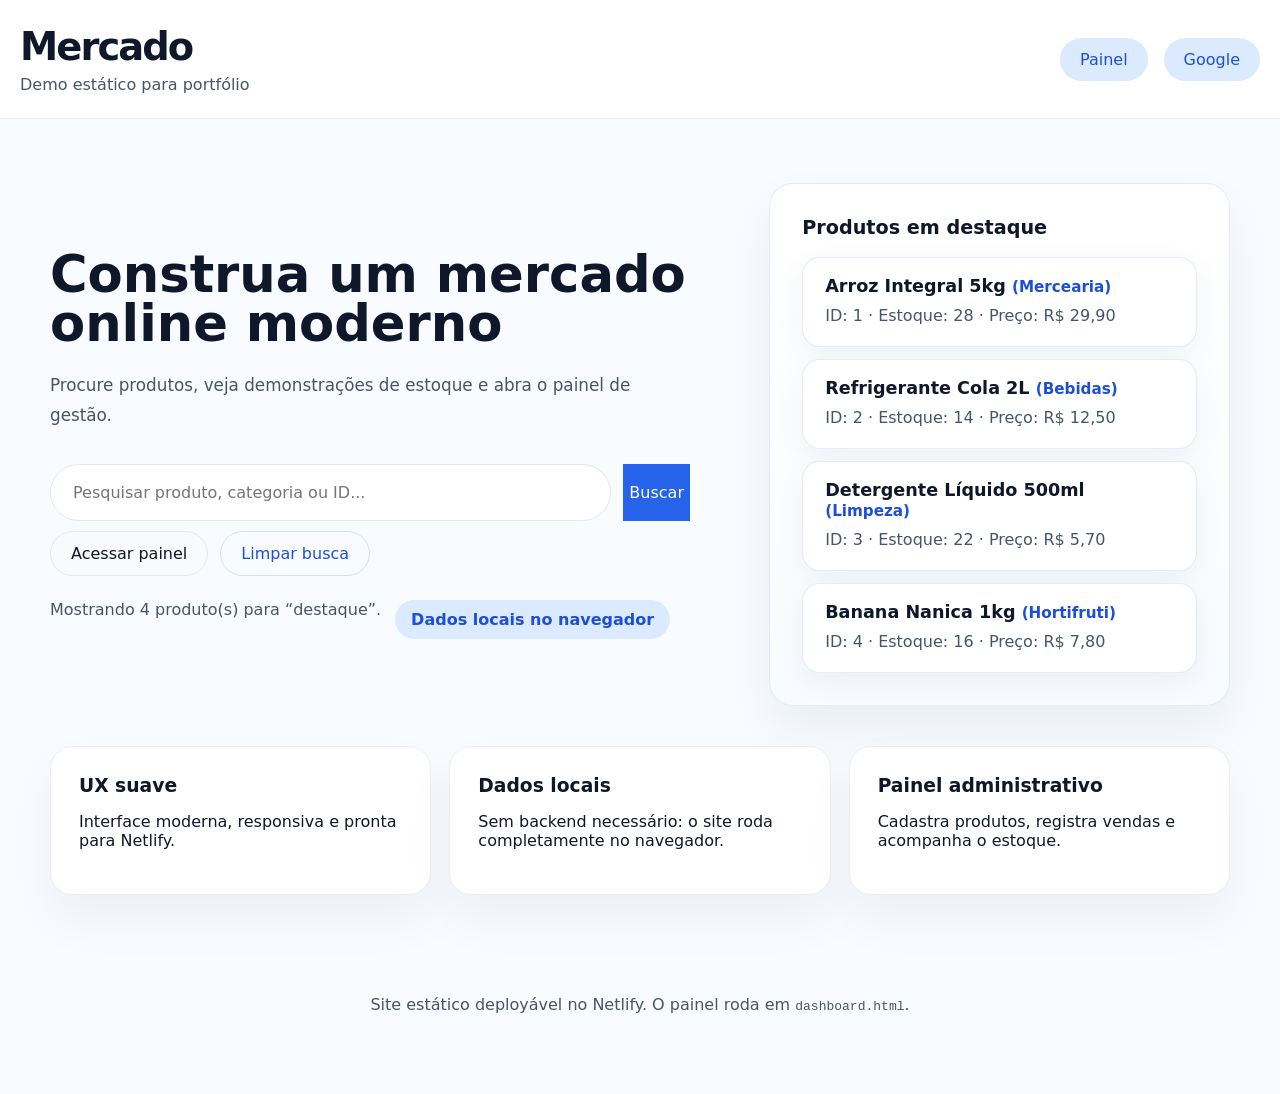
<file: web/index.html>
<!DOCTYPE html>
<html lang="pt-BR">
<head>
    <meta charset="UTF-8">
    <meta name="viewport" content="width=device-width, initial-scale=1.0">
    <title>Mercado — Home</title>
    <link rel="stylesheet" href="style.css">
</head>
<body class="home-page">
    <header class="topbar">
        <div class="brand">
            <span class="brand-logo">Mercado</span>
            <span class="brand-subtitle">Demo estático para portfólio</span>
        </div>
        <nav class="nav-links">
            <a class="nav-link" href="dashboard.html">Painel</a>
            <a class="nav-link" href="https://www.google.com.br" target="_blank" rel="noreferrer">Google</a>
        </nav>
    </header>

    <main class="home-hero">
        <div class="hero-copy">
            <h1>Construa um mercado online moderno</h1>
            <p>Procure produtos, veja demonstrações de estoque e abra o painel de gestão.</p>

            <div class="hero-search">
                <input id="homeSearch" type="search" placeholder="Pesquisar produto, categoria ou ID..." autocomplete="off">
                <button id="searchButton" class="primary">Buscar</button>
            </div>

            <div class="hero-actions">
                <a class="button button-secondary" href="dashboard.html">Acessar painel</a>
                <button id="clearSearch" class="button button-tertiary">Limpar busca</button>
            </div>

            <div class="home-meta">
                <span id="resultCount">Digite para buscar produtos.</span>
                <span class="badge">Dados locais no navegador</span>
            </div>
        </div>

        <div class="hero-preview">
            <div class="preview-card">
                <h2>Produtos em destaque</h2>
                <div id="searchResults" class="search-results"></div>
            </div>
        </div>
    </main>

    <section class="home-highlights">
        <div class="highlight-card">
            <h3>UX suave</h3>
            <p>Interface moderna, responsiva e pronta para Netlify.</p>
        </div>
        <div class="highlight-card">
            <h3>Dados locais</h3>
            <p>Sem backend necessário: o site roda completamente no navegador.</p>
        </div>
        <div class="highlight-card">
            <h3>Painel administrativo</h3>
            <p>Cadastra produtos, registra vendas e acompanha o estoque.</p>
        </div>
    </section>

    <footer class="page-footer">
        <p>Site estático deployável no Netlify. O painel roda em <code>dashboard.html</code>.</p>
    </footer>

    <script src="index.js"></script>
</body>
</html>
</file>
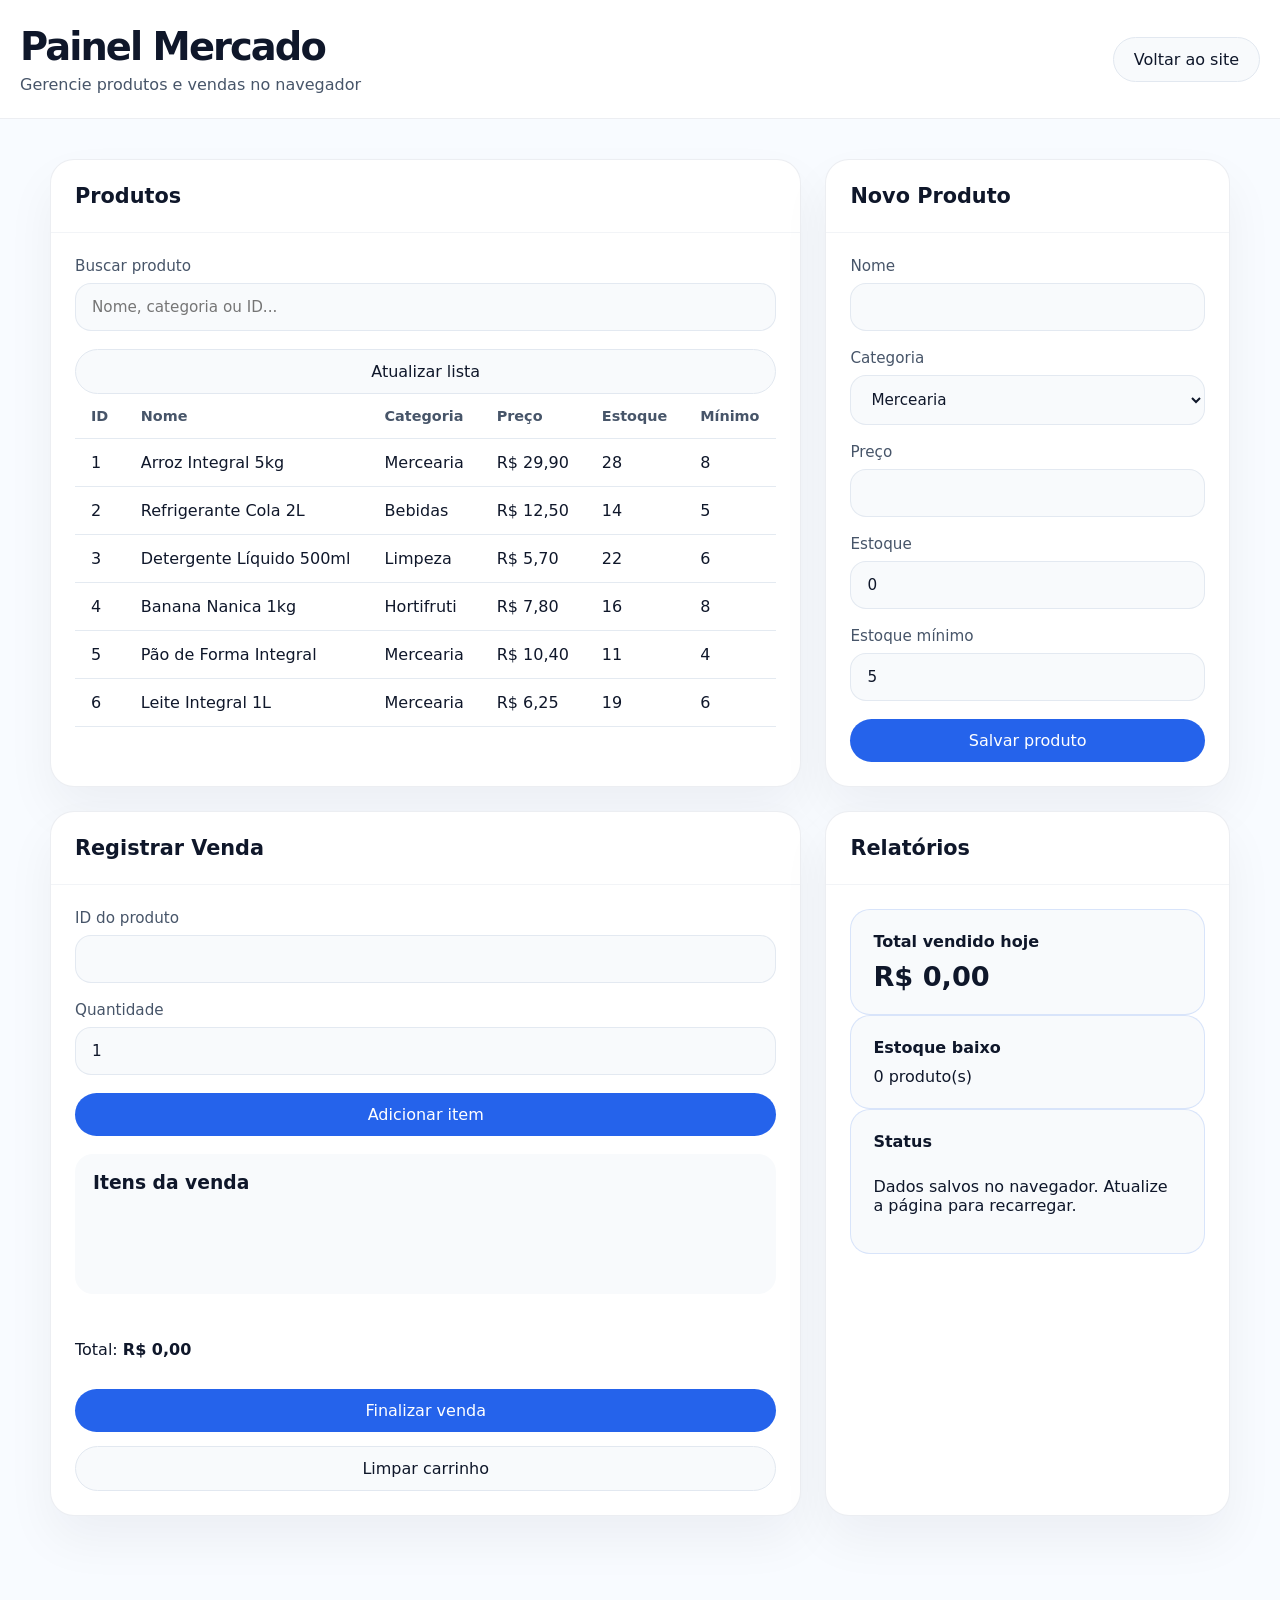
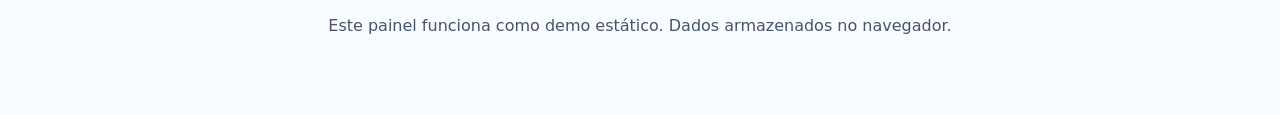
<file: web/dashboard.html>
<!DOCTYPE html>
<html lang="pt-BR">
<head>
    <meta charset="UTF-8">
    <meta name="viewport" content="width=device-width, initial-scale=1.0">
    <title>Painel de Gestão — Mercado</title>
    <link rel="stylesheet" href="style.css">
</head>
<body class="dashboard-page">
    <header class="topbar">
        <div class="brand">
            <span class="brand-logo">Painel Mercado</span>
            <span class="brand-subtitle">Gerencie produtos e vendas no navegador</span>
        </div>
        <nav class="nav-links">
            <a class="nav-link button-secondary" href="index.html">Voltar ao site</a>
        </nav>
    </header>

    <main class="dashboard-grid">
        <section class="dashboard-panel">
            <header>
                <h2>Produtos</h2>
            </header>
            <div class="panel-body">
                <div class="form-grid">
                    <label>Buscar produto
                        <input id="searchProduct" type="search" placeholder="Nome, categoria ou ID...">
                    </label>
                    <button id="refreshProducts" class="button button-secondary">Atualizar lista</button>
                </div>
                <table class="table" id="productTable">
                    <thead>
                        <tr><th>ID</th><th>Nome</th><th>Categoria</th><th>Preço</th><th>Estoque</th><th>Mínimo</th></tr>
                    </thead>
                    <tbody></tbody>
                </table>
            </div>
        </section>

        <section class="dashboard-panel">
            <header><h2>Novo Produto</h2></header>
            <div class="panel-body form-grid">
                <label>Nome<input type="text" id="productName"></label>
                <label>Categoria<select id="productCategory">
                    <option value="1">Mercearia</option>
                    <option value="2">Bebidas</option>
                    <option value="3">Limpeza</option>
                    <option value="4">Hortifruti</option>
                </select></label>
                <label>Preço<input type="number" id="productPrice" step="0.01" min="0"></label>
                <label>Estoque<input type="number" id="productStock" min="0" value="0"></label>
                <label>Estoque mínimo<input type="number" id="productMinStock" min="0" value="5"></label>
                <button id="saveProduct" class="button primary full-width">Salvar produto</button>
            </div>
        </section>

        <section class="dashboard-panel">
            <header><h2>Registrar Venda</h2></header>
            <div class="panel-body form-grid">
                <label>ID do produto<input type="number" id="saleProductId" min="1"></label>
                <label>Quantidade<input type="number" id="saleQuantity" min="1" value="1"></label>
                <button id="addSaleItem" class="button primary">Adicionar item</button>
                <div class="sale-items">
                    <h3>Itens da venda</h3>
                    <ol id="saleList"></ol>
                </div>
                <div class="sale-summary">
                    <p>Total: <strong id="saleTotal">R$ 0,00</strong></p>
                    <button id="finalizeSale" class="button primary">Finalizar venda</button>
                    <button id="cleanSale" class="button button-secondary">Limpar carrinho</button>
                </div>
            </div>
        </section>

        <section class="dashboard-panel">
            <header><h2>Relatórios</h2></header>
            <div class="panel-body">
                <div class="report-card">
                    <div><strong>Total vendido hoje</strong></div>
                    <div class="report-value" id="todayTotal">R$ 0,00</div>
                </div>
                <div class="report-card report-card--warning">
                    <div><strong>Estoque baixo</strong></div>
                    <div id="lowStockCount">0 produtos</div>
                </div>
                <div class="report-card">
                    <div><strong>Status</strong></div>
                    <p id="dashboardStatus">Dados salvos no navegador. Atualize a página para recarregar.</p>
                </div>
            </div>
        </section>
    </main>

    <footer class="page-footer">
        <p>Este painel funciona como demo estático. Dados armazenados no navegador.</p>
    </footer>

    <script src="app.js"></script>
</body>
</html>
</file>
<file: web/style.css>
:root {
    --bg: #f8fbff;
    --surface: #ffffff;
    --text: #0f172a;
    --muted: #475569;
    --accent: #2563eb;
    --accent-soft: #dbeafe;
    --accent-dark: #1d4ed8;
    --success: #16a34a;
    --warning: #f59e0b;
    --danger: #dc2626;
    --border: #e2e8f0;
}

* {
    box-sizing: border-box;
}

html {
    scroll-behavior: smooth;
}

body {
    margin: 0;
    min-height: 100vh;
    font-family: Inter, system-ui, -apple-system, BlinkMacSystemFont, "Segoe UI", sans-serif;
    background: var(--bg);
    color: var(--text);
}

a {
    color: inherit;
    text-decoration: none;
}

button,
input,
select {
    font: inherit;
}

button {
    border: none;
    cursor: pointer;
}

.topbar {
    display: flex;
    justify-content: space-between;
    align-items: center;
    padding: 24px 20px;
    background: #ffffff;
    border-bottom: 1px solid rgba(148, 163, 184, 0.18);
    position: sticky;
    top: 0;
    z-index: 20;
}

.brand {
    display: flex;
    flex-direction: column;
    gap: 6px;
}

.brand-logo {
    font-size: clamp(2rem, 3vw, 3rem);
    font-weight: 800;
    letter-spacing: -0.05em;
}

.brand-subtitle {
    color: var(--muted);
}

.nav-links {
    display: flex;
    gap: 16px;
    flex-wrap: wrap;
}

.nav-link,
.button {
    display: inline-flex;
    align-items: center;
    justify-content: center;
    padding: 12px 20px;
    border-radius: 999px;
    transition: transform 0.2s ease, background 0.2s ease;
}

.nav-link {
    background: var(--accent-soft);
    color: var(--accent-dark);
}

.nav-link:hover,
.button:hover {
    transform: translateY(-1px);
}

.button {
    background: var(--accent);
    color: white;
}

.button-secondary {
    background: #f8fafc;
    color: var(--text);
    border: 1px solid var(--border);
}

.button-tertiary {
    background: transparent;
    color: var(--accent-dark);
    border: 1px solid rgba(37, 99, 235, 0.18);
}

.home-hero,
.dashboard-grid {
    display: grid;
    gap: 28px;
    width: min(1180px, calc(100% - 40px));
    margin: 0 auto;
}

.home-hero {
    grid-template-columns: 1.2fr 0.8fr;
    align-items: center;
    padding: 64px 0 40px;
}

.hero-copy {
    max-width: 640px;
}

.hero-copy h1 {
    margin: 0;
    font-size: clamp(2.8rem, 4vw, 4.8rem);
    line-height: 0.95;
}

.hero-copy p {
    margin: 24px 0 34px;
    color: var(--muted);
    font-size: 1.05rem;
    line-height: 1.75;
}

.hero-search,
.hero-actions {
    display: flex;
    gap: 12px;
    flex-wrap: wrap;
}

.hero-search input {
    flex: 1;
    min-width: 240px;
    padding: 18px 22px;
    border-radius: 999px;
    border: 1px solid var(--border);
    background: #ffffff;
    color: var(--text);
}

.hero-actions {
    margin-top: 10px;
}

.home-meta {
    display: flex;
    flex-wrap: wrap;
    gap: 14px;
    margin-top: 24px;
    color: var(--muted);
}

.badge {
    display: inline-flex;
    align-items: center;
    padding: 10px 16px;
    border-radius: 999px;
    background: var(--accent-soft);
    color: var(--accent-dark);
    font-weight: 600;
}

.hero-preview {
    display: grid;
}

.preview-card {
    padding: 32px;
    border-radius: 24px;
    background: linear-gradient(180deg, #ffffff 0%, #f8fbff 100%);
    border: 1px solid rgba(37, 99, 235, 0.12);
    min-height: 420px;
    box-shadow: 0 24px 50px rgba(15, 23, 42, 0.06);
}

.preview-card h2 {
    margin-top: 0;
    font-size: 1.2rem;
}

.search-results {
    display: grid;
    gap: 16px;
    margin-top: 24px;
}

.result-card {
    padding: 20px 22px;
    border-radius: 18px;
    border: 1px solid rgba(148, 163, 184, 0.18);
    background: #ffffff;
    box-shadow: 0 18px 36px rgba(15, 23, 42, 0.05);
}

.result-card h3 {
    margin: 0 0 10px;
    font-size: 1.05rem;
}

.result-card span {
    font-size: 0.95rem;
    color: var(--accent-dark);
}

.result-card p {
    margin: 0;
    color: var(--muted);
    line-height: 1.7;
}

.home-highlights {
    display: grid;
    grid-template-columns: repeat(3, minmax(0, 1fr));
    gap: 18px;
    width: min(1180px, calc(100% - 40px));
    margin: 0 auto 60px;
}

.highlight-card {
    padding: 28px;
    border-radius: 22px;
    background: #ffffff;
    border: 1px solid rgba(148, 163, 184, 0.18);
    box-shadow: 0 24px 50px rgba(15, 23, 42, 0.05);
}

.highlight-card h3 {
    margin: 0 0 12px;
}

.page-footer {
    width: min(1180px, calc(100% - 40px));
    margin: 0 auto 40px;
    padding: 24px 0;
    text-align: center;
    color: var(--muted);
}

.dashboard-grid {
    grid-template-columns: 1.3fr 0.7fr;
    gap: 24px;
    padding: 40px 0 60px;
}

.dashboard-panel {
    background: #ffffff;
    border-radius: 24px;
    border: 1px solid rgba(148, 163, 184, 0.18);
    box-shadow: 0 24px 50px rgba(15, 23, 42, 0.05);
}

.dashboard-panel header {
    padding: 24px;
    border-bottom: 1px solid rgba(148, 163, 184, 0.12);
}

.dashboard-panel h2 {
    margin: 0;
    font-size: 1.3rem;
}

.panel-body {
    padding: 24px;
}

.form-grid {
    display: grid;
    gap: 18px;
}

label {
    display: grid;
    gap: 8px;
    font-size: 0.95rem;
    color: var(--muted);
}

input,
select {
    width: 100%;
    padding: 14px 16px;
    border-radius: 16px;
    border: 1px solid rgba(226, 232, 240, 0.9);
    background: #f8fafc;
    color: var(--text);
}

.table {
    width: 100%;
    border-collapse: collapse;
}

.table th,
.table td {
    padding: 14px 16px;
    border-bottom: 1px solid rgba(226, 232, 240, 0.9);
    text-align: left;
}

.table th {
    color: var(--muted);
    font-size: 0.9rem;
    font-weight: 700;
}

.table tbody tr:hover {
    background: #f1f5f9;
}

.sale-items {
    background: #f8fafc;
    padding: 18px;
    border-radius: 18px;
    min-height: 140px;
}

.sale-items h3 {
    margin: 0 0 10px;
}

.sale-items ol {
    margin: 0;
    padding-left: 18px;
}

.sale-summary {
    display: grid;
    gap: 14px;
    margin-top: 12px;
}

.report-card {
    display: grid;
    gap: 10px;
    padding: 22px;
    border-radius: 20px;
    background: #f8fafc;
    border: 1px solid rgba(37, 99, 235, 0.15);
}

.report-value {
    font-size: 1.7rem;
    font-weight: 700;
}

.full-width {
    width: 100%;
}

.primary {
    background: var(--accent);
    color: white;
}

.secondary {
    background: #f8fafc;
    color: var(--text);
    border: 1px solid var(--border);
}

@media (max-width: 980px) {
    .home-hero,
    .dashboard-grid,
    .home-highlights {
        grid-template-columns: 1fr;
    }
    .nav-links {
        gap: 12px;
    }
}

@media (max-width: 640px) {
    .home-hero,
    .dashboard-grid {
        width: calc(100% - 32px);
    }
    .topbar,
    .page-footer {
        flex-direction: column;
        align-items: flex-start;
        gap: 14px;
    }
    .hero-search,
    .hero-actions {
        flex-direction: column;
        align-items: stretch;
    }
}
    margin: 0 auto 32px;
    max-width: 620px;
    font-size: 1.05rem;
    color: var(--muted);
}

.search-card {
    display: grid;
    gap: 12px;
    justify-items: center;
}

.search-card input {
    width: 100%;
    max-width: 680px;
    border-radius: 999px;
    border: 1px solid rgba(37, 99, 235, 0.2);
    padding: 16px 22px;
    font-size: 1rem;
    background: white;
}

.search-actions {
    display: flex;
    justify-content: center;
    gap: 12px;
    flex-wrap: wrap;
}

.home-status {
    display: flex;
    justify-content: center;
    gap: 18px;
    margin: 24px auto 16px;
    color: var(--muted);
    font-size: 0.95rem;
}

.search-results {
    display: grid;
    gap: 12px;
    margin-top: 18px;
    max-width: 760px;
    margin-left: auto;
    margin-right: auto;
}

.result-card {
    padding: 18px 22px;
    background: white;
    border-radius: 18px;
    border: 1px solid rgba(37, 99, 235, 0.12);
    text-align: left;
    box-shadow: 0 10px 30px rgba(15, 23, 42, 0.05);
}

.result-card h3 {
    margin: 0 0 8px;
    font-size: 1.1rem;
    color: var(--text);
}

.result-card p {
    margin: 0;
    color: var(--muted);
    line-height: 1.5;
}

.home-links {
    margin-top: 34px;
    display: flex;
    justify-content: center;
    gap: 16px;
    flex-wrap: wrap;
}

.home-links a {
    color: var(--accent);
    text-decoration: none;
    font-weight: 600;
}

.home-footer {
    margin-top: 0;
    padding: 18px 32px;
    display: flex;
    justify-content: space-between;
    align-items: center;
    background: transparent;
    color: var(--muted);
    font-size: 0.95rem;
}

@media (max-width: 720px) {
    .home-header,
    .home-footer {
        flex-direction: column;
        align-items: flex-start;
        gap: 14px;
    }

    .home-logo {
        font-size: 3rem;
    }

    .search-card input {
        max-width: 100%;
    }
}

@media (max-width: 1080px) {
    .layout {
        grid-template-columns: 1fr;
    }
    .panel--wide {
        grid-column: span 1;
    }
}
</file>
